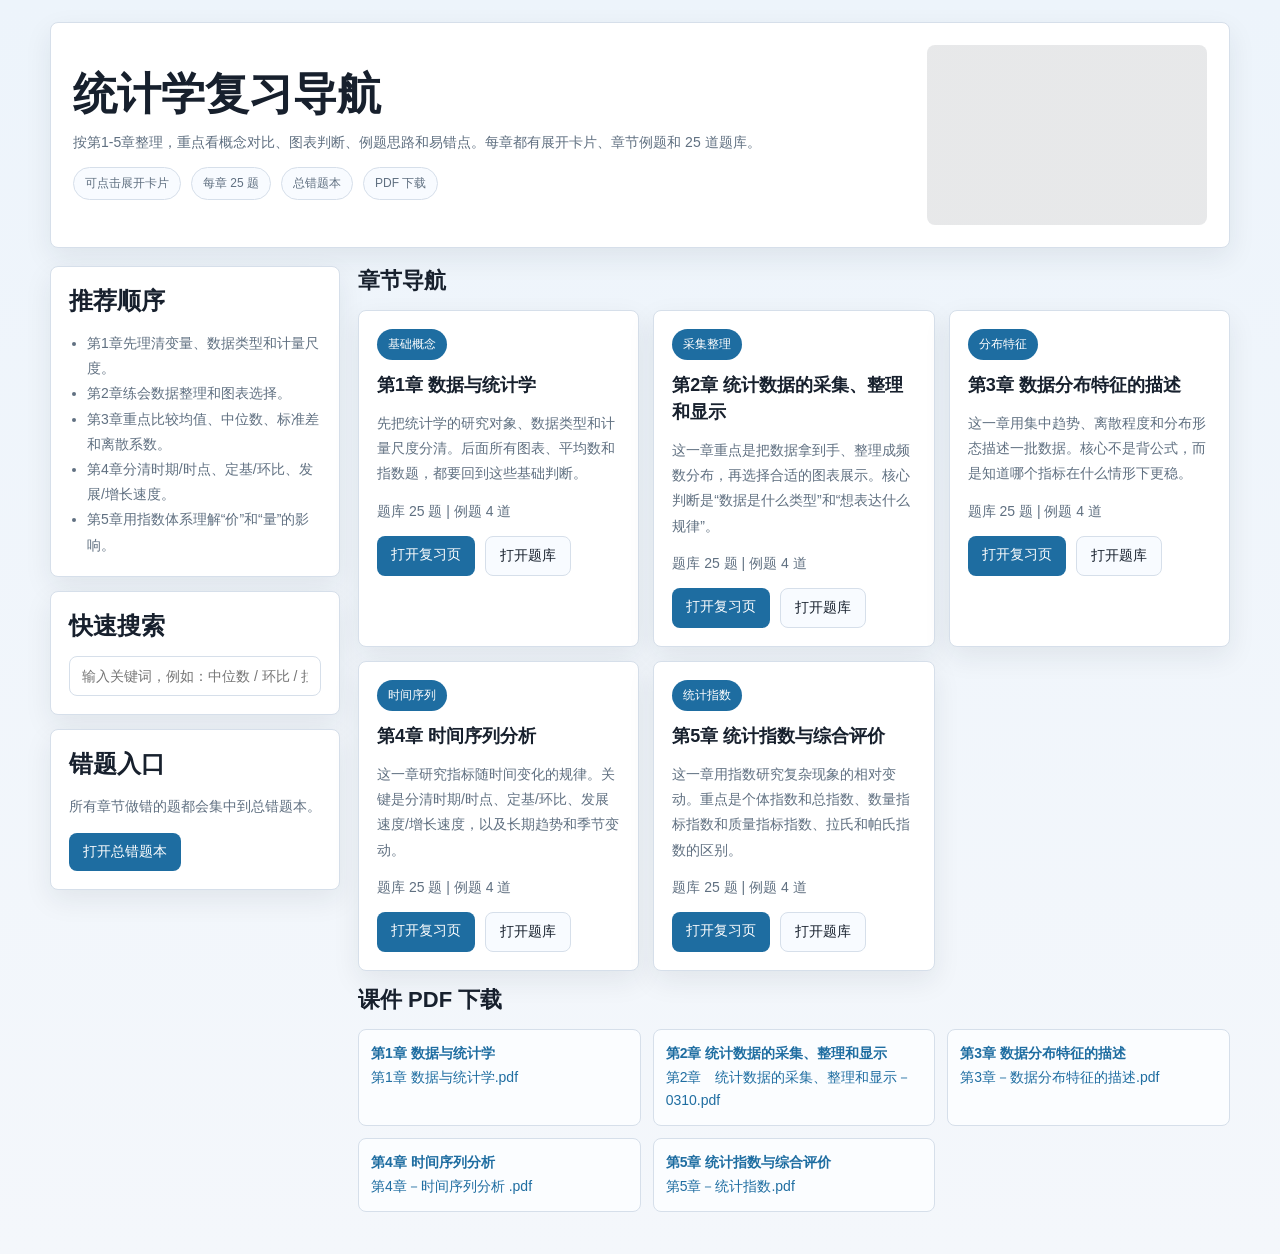
<file: index.html>
<!DOCTYPE html>
<html lang="zh-CN">
<head>
  <meta charset="UTF-8" />
  <meta name="viewport" content="width=device-width, initial-scale=1.0" />
  <title>统计学复习导航</title>
  <link rel="stylesheet" href="./style.css" />
</head>
<body>
  <main class="page">
    <section class="hero">
      <div class="hero-copy">
        <h1>统计学复习导航</h1>
        <p>按第1-5章整理，重点看概念对比、图表判断、例题思路和易错点。每章都有展开卡片、章节例题和 25 道题库。</p>
        <div class="meta">
          <span class="pill">可点击展开卡片</span>
          <span class="pill">每章 25 题</span>
          <span class="pill">总错题本</span>
          <span class="pill">PDF 下载</span>
        </div>
      </div>
      <div class="hero-image" aria-label="统计图表背景图"></div>
    </section>

    <div class="layout">
      <aside class="sidebar">
        <section class="panel">
          <h2>推荐顺序</h2>
          <ul class="list">
            <li>第1章先理清变量、数据类型和计量尺度。</li>
            <li>第2章练会数据整理和图表选择。</li>
            <li>第3章重点比较均值、中位数、标准差和离散系数。</li>
            <li>第4章分清时期/时点、定基/环比、发展/增长速度。</li>
            <li>第5章用指数体系理解“价”和“量”的影响。</li>
          </ul>
        </section>
        <section class="panel">
          <h2>快速搜索</h2>
          <input id="searchInput" type="text" placeholder="输入关键词，例如：中位数 / 环比 / 拉氏" />
        </section>
        <section class="panel">
          <h2>错题入口</h2>
          <p>所有章节做错的题都会集中到总错题本。</p>
          <a class="btn" href="./wrongbook.html">打开总错题本</a>
        </section>
      </aside>

      <section class="main">
        <section class="section">
          <h2 class="section-title">章节导航</h2>
          <div id="chapterCards" class="cards"></div>
        </section>
        <section class="section">
          <h2 class="section-title">课件 PDF 下载</h2>
          <div id="pdfLinks" class="download-grid"></div>
        </section>
      </section>
    </div>
  </main>

  <script src="./stats_data.js"></script>
  <script>
    const data = window.statsReviewData;
    const chapterCards = document.getElementById("chapterCards");
    const pdfLinks = document.getElementById("pdfLinks");
    const searchInput = document.getElementById("searchInput");

    function escapeHtml(text) {
      return String(text).replaceAll("&", "&amp;").replaceAll("<", "&lt;").replaceAll(">", "&gt;");
    }

    function renderChapters() {
      chapterCards.innerHTML = data.chapters.map(chapter => {
        const count = data.questions[chapter.id]?.length || 0;
        const search = [chapter.title, chapter.tag, chapter.summary, chapter.cards.map(card => card.keywords.join(" ")).join(" ")].join(" ");
        return `
          <article class="card" data-search="${escapeHtml(search)}">
            <span class="tag">${escapeHtml(chapter.tag)}</span>
            <h3>${escapeHtml(chapter.title)}</h3>
            <p>${escapeHtml(chapter.summary)}</p>
            <p>题库 ${count} 题 | 例题 ${chapter.examples.length} 道</p>
            <div class="btn-row">
              <a class="btn" href="./chapter.html?chapter=${chapter.id}">打开复习页</a>
              <a class="btn secondary" href="./quiz.html?chapter=${chapter.id}">打开题库</a>
            </div>
          </article>
        `;
      }).join("");

      pdfLinks.innerHTML = data.chapters.map(chapter => `
        <a class="download-link" href="./${chapter.pdf}" download>
          <strong>${escapeHtml(chapter.title)}</strong><br />
          ${escapeHtml(chapter.source)}
        </a>
      `).join("");
    }

    function filterCards() {
      const keyword = searchInput.value.trim().toLowerCase();
      document.querySelectorAll("[data-search]").forEach(card => {
        card.style.display = !keyword || card.dataset.search.toLowerCase().includes(keyword) ? "grid" : "none";
      });
    }

    renderChapters();
    searchInput.addEventListener("input", filterCards);
  </script>
</body>
</html>
</file>
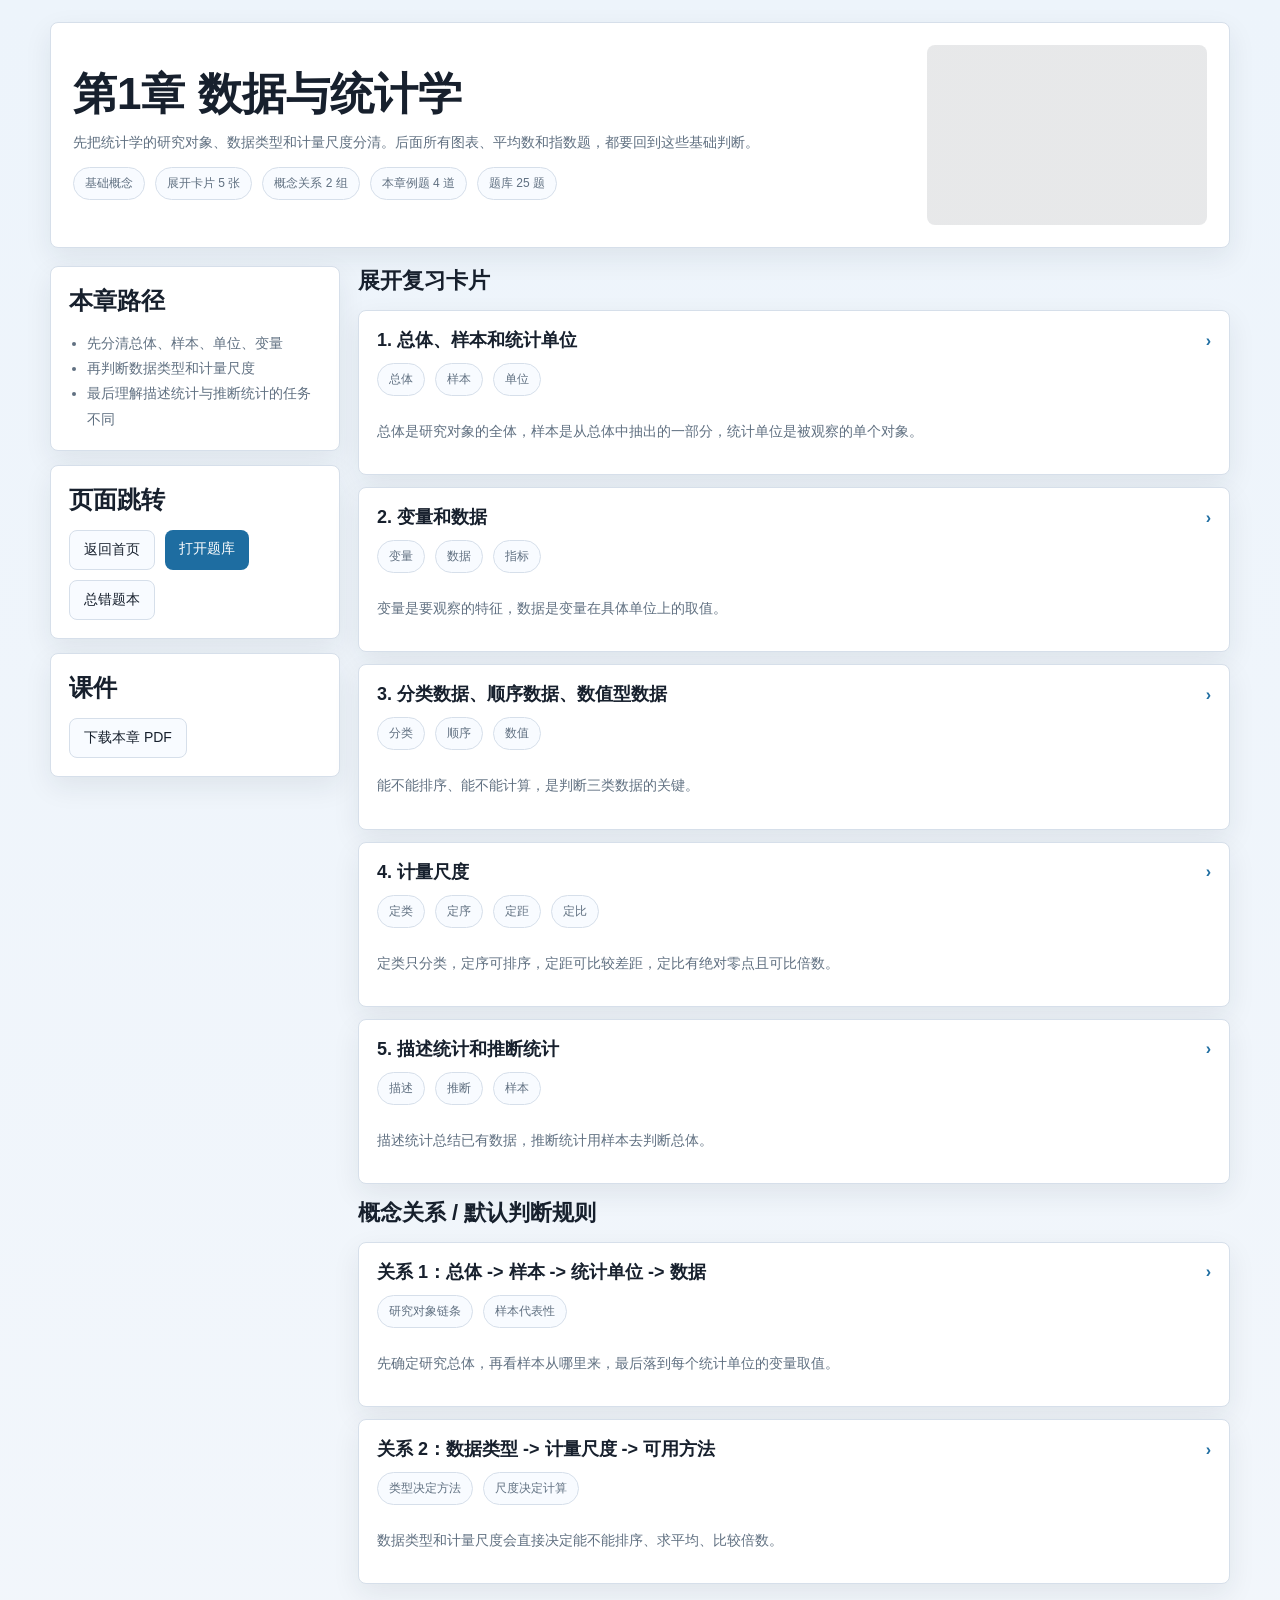
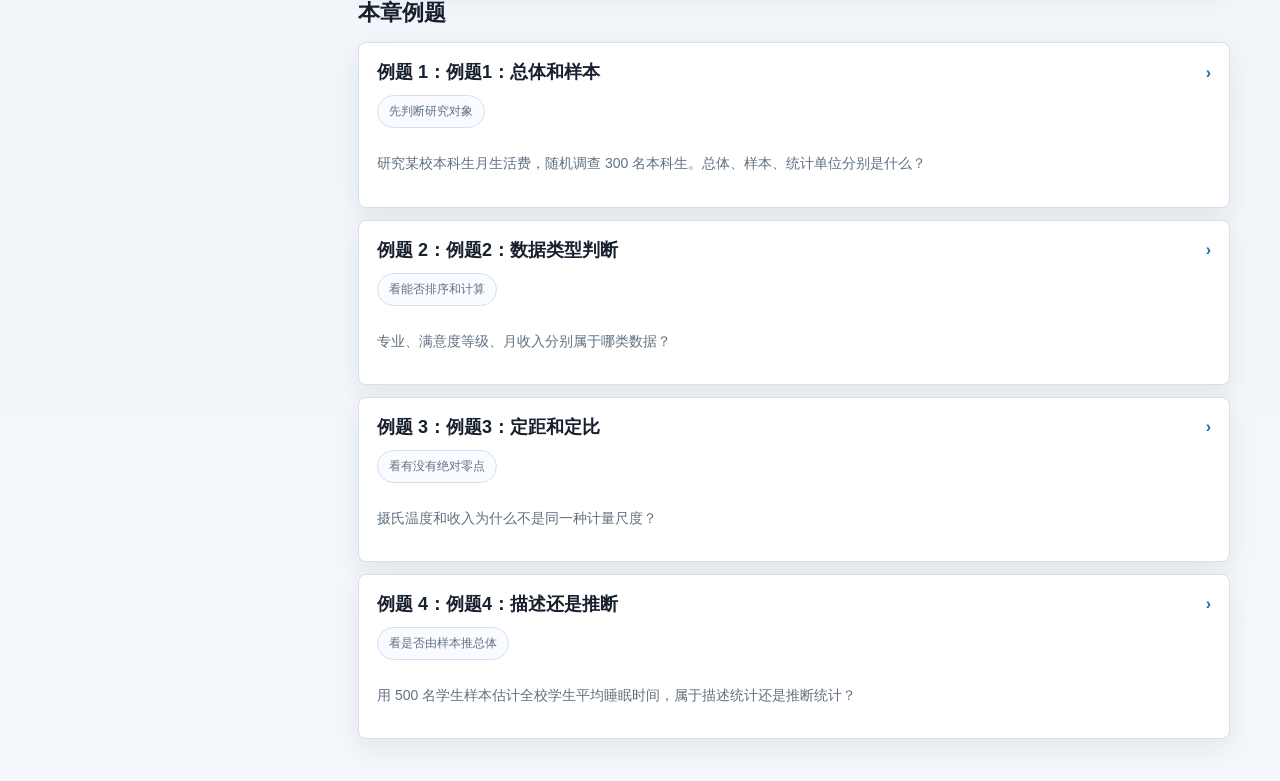
<file: chapter.html>
<!DOCTYPE html>
<html lang="zh-CN">
<head>
  <meta charset="UTF-8" />
  <meta name="viewport" content="width=device-width, initial-scale=1.0" />
  <title>统计学章节复习</title>
  <link rel="stylesheet" href="./style.css" />
</head>
<body>
  <main class="page">
    <section id="hero" class="hero"></section>
    <div class="layout">
      <aside class="sidebar">
        <section class="panel">
          <h2>本章路径</h2>
          <ul id="routeList" class="list"></ul>
        </section>
        <section class="panel">
          <h2>页面跳转</h2>
          <div class="btn-row">
            <a class="btn secondary" href="./index.html">返回首页</a>
            <a id="quizLink" class="btn" href="#">打开题库</a>
            <a class="btn secondary" href="./wrongbook.html">总错题本</a>
          </div>
        </section>
        <section class="panel">
          <h2>课件</h2>
          <a id="pdfLink" class="btn secondary" href="#" download>下载本章 PDF</a>
        </section>
      </aside>
      <section class="main">
        <section class="section">
          <h2 class="section-title">展开复习卡片</h2>
          <div id="cardList" class="expand-list"></div>
        </section>
        <section class="section">
          <h2 class="section-title">概念关系 / 默认判断规则</h2>
          <div id="relationList" class="expand-list"></div>
        </section>
        <section class="section">
          <h2 class="section-title">本章例题</h2>
          <div id="exampleList" class="expand-list"></div>
        </section>
      </section>
    </div>
  </main>

  <script src="./stats_data.js"></script>
  <script>
    const data = window.statsReviewData;
    const params = new URLSearchParams(window.location.search);
    const chapterId = params.get("chapter") || "c1";
    const chapter = data.chapters.find(item => item.id === chapterId);

    function escapeHtml(text) {
      return String(text).replaceAll("&", "&amp;").replaceAll("<", "&lt;").replaceAll(">", "&gt;");
    }

    function renderCompare(rows) {
      if (!rows || !rows.length) return "";
      return `
        <table class="compare-table">
          <thead><tr><th>概念</th><th>判断标准</th><th>例子</th></tr></thead>
          <tbody>${rows.map(row => `<tr>${row.map(cell => `<td>${escapeHtml(cell)}</td>`).join("")}</tr>`).join("")}</tbody>
        </table>
      `;
    }

    function renderCard(card, index) {
      return `
        <details class="expand-card">
          <summary>
            <div class="summary-line">
              <strong>${index + 1}. ${escapeHtml(card.title)}</strong>
              <span class="chevron">›</span>
            </div>
            <div class="meta">${card.keywords.map(keyword => `<span class="pill">${escapeHtml(keyword)}</span>`).join("")}</div>
            <p class="muted">${escapeHtml(card.one)}</p>
          </summary>
          <div class="expand-body">
            ${card.body.map(line => `<p>${escapeHtml(line)}</p>`).join("")}
            ${renderCompare(card.compare)}
            <div class="note-box"><strong>常见误区：</strong>${escapeHtml(card.traps.join("；"))}</div>
            <p><strong>适用题型：</strong>${escapeHtml(card.applies)}</p>
          </div>
        </details>
      `;
    }

    function renderRelation(relation, index) {
      return `
        <details class="expand-card">
          <summary>
            <div class="summary-line">
              <strong>关系 ${index + 1}：${escapeHtml(relation.title)}</strong>
              <span class="chevron">›</span>
            </div>
            <div class="meta">${relation.keywords.map(keyword => `<span class="pill">${escapeHtml(keyword)}</span>`).join("")}</div>
            <p class="muted">${escapeHtml(relation.one)}</p>
          </summary>
          <div class="expand-body">
            <ul class="list">${relation.rules.map(rule => `<li>${escapeHtml(rule)}</li>`).join("")}</ul>
            <div class="note-box"><strong>容易错在：</strong>${escapeHtml(relation.traps.join("；"))}</div>
          </div>
        </details>
      `;
    }

    function renderExample(example, index) {
      return `
        <details class="expand-card">
          <summary>
            <div class="summary-line">
              <strong>例题 ${index + 1}：${escapeHtml(example.title)}</strong>
              <span class="chevron">›</span>
            </div>
            <div class="meta"><span class="pill">${escapeHtml(example.point)}</span></div>
            <p class="muted">${escapeHtml(example.question)}</p>
          </summary>
          <div class="expand-body">
            <p><strong>题目：</strong>${escapeHtml(example.question)}</p>
            <p><strong>先判断考点：</strong>${escapeHtml(example.point)}</p>
            <ul class="list">${example.steps.map(step => `<li>${escapeHtml(step)}</li>`).join("")}</ul>
            <div class="block answer"><strong>正确答案：</strong>${escapeHtml(example.answer)}</div>
            <div class="note-box"><strong>为什么容易错：</strong>${escapeHtml(example.mistake)}</div>
          </div>
        </details>
      `;
    }

    if (!chapter) {
      document.querySelector(".page").innerHTML = `<section class="empty">没有找到这一章。<br /><a class="btn" href="./index.html">返回首页</a></section>`;
    } else {
      document.title = `${chapter.title} - 统计学复习`;
      document.getElementById("hero").innerHTML = `
        <div class="hero-copy">
          <h1>${escapeHtml(chapter.title)}</h1>
          <p>${escapeHtml(chapter.summary)}</p>
          <div class="meta">
            <span class="pill">${escapeHtml(chapter.tag)}</span>
            <span class="pill">展开卡片 ${chapter.cards.length} 张</span>
            <span class="pill">概念关系 ${chapter.relations.length} 组</span>
            <span class="pill">本章例题 ${chapter.examples.length} 道</span>
            <span class="pill">题库 ${data.questions[chapter.id].length} 题</span>
          </div>
        </div>
        <div class="hero-image"></div>
      `;
      document.getElementById("routeList").innerHTML = chapter.route.map(item => `<li>${escapeHtml(item)}</li>`).join("");
      document.getElementById("quizLink").href = `./quiz.html?chapter=${chapter.id}`;
      document.getElementById("pdfLink").href = `./${chapter.pdf}`;
      document.getElementById("cardList").innerHTML = chapter.cards.map(renderCard).join("");
      document.getElementById("relationList").innerHTML = chapter.relations.map(renderRelation).join("");
      document.getElementById("exampleList").innerHTML = chapter.examples.map(renderExample).join("");
    }
  </script>
</body>
</html>
</file>
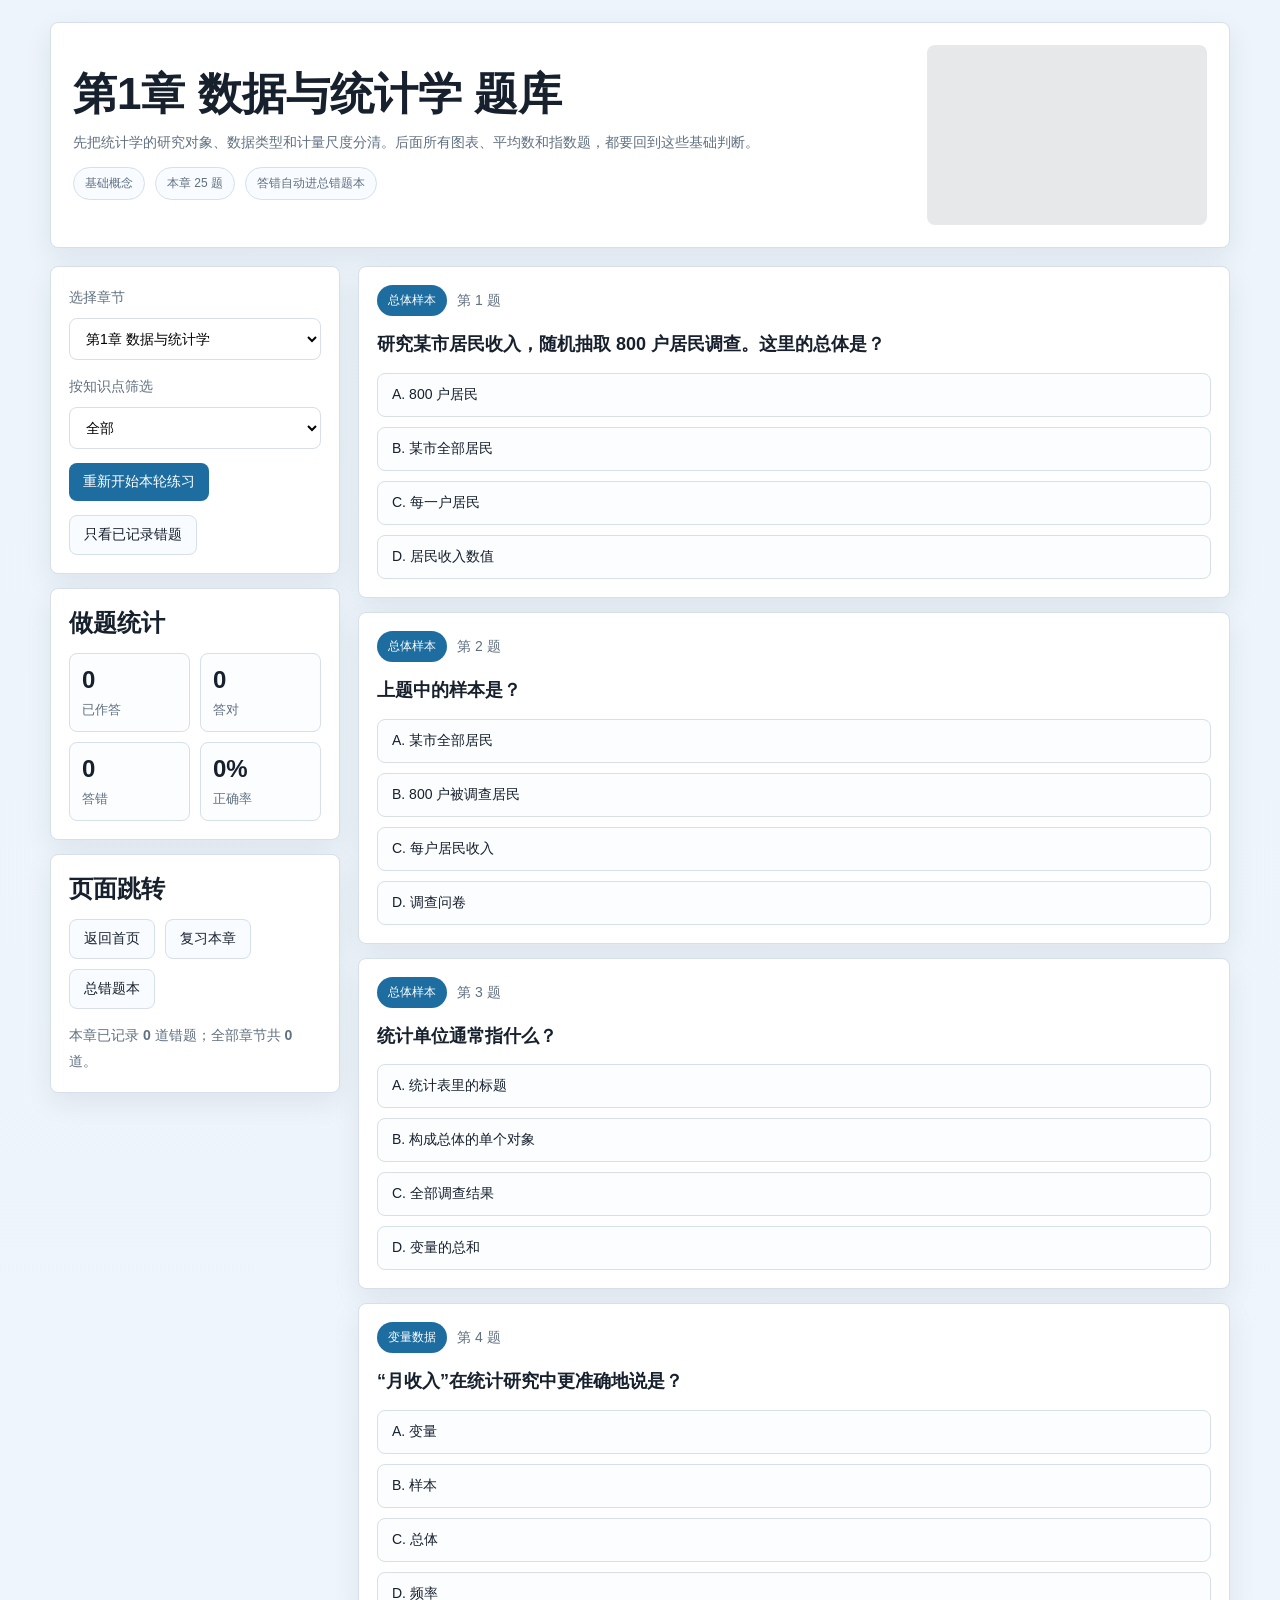
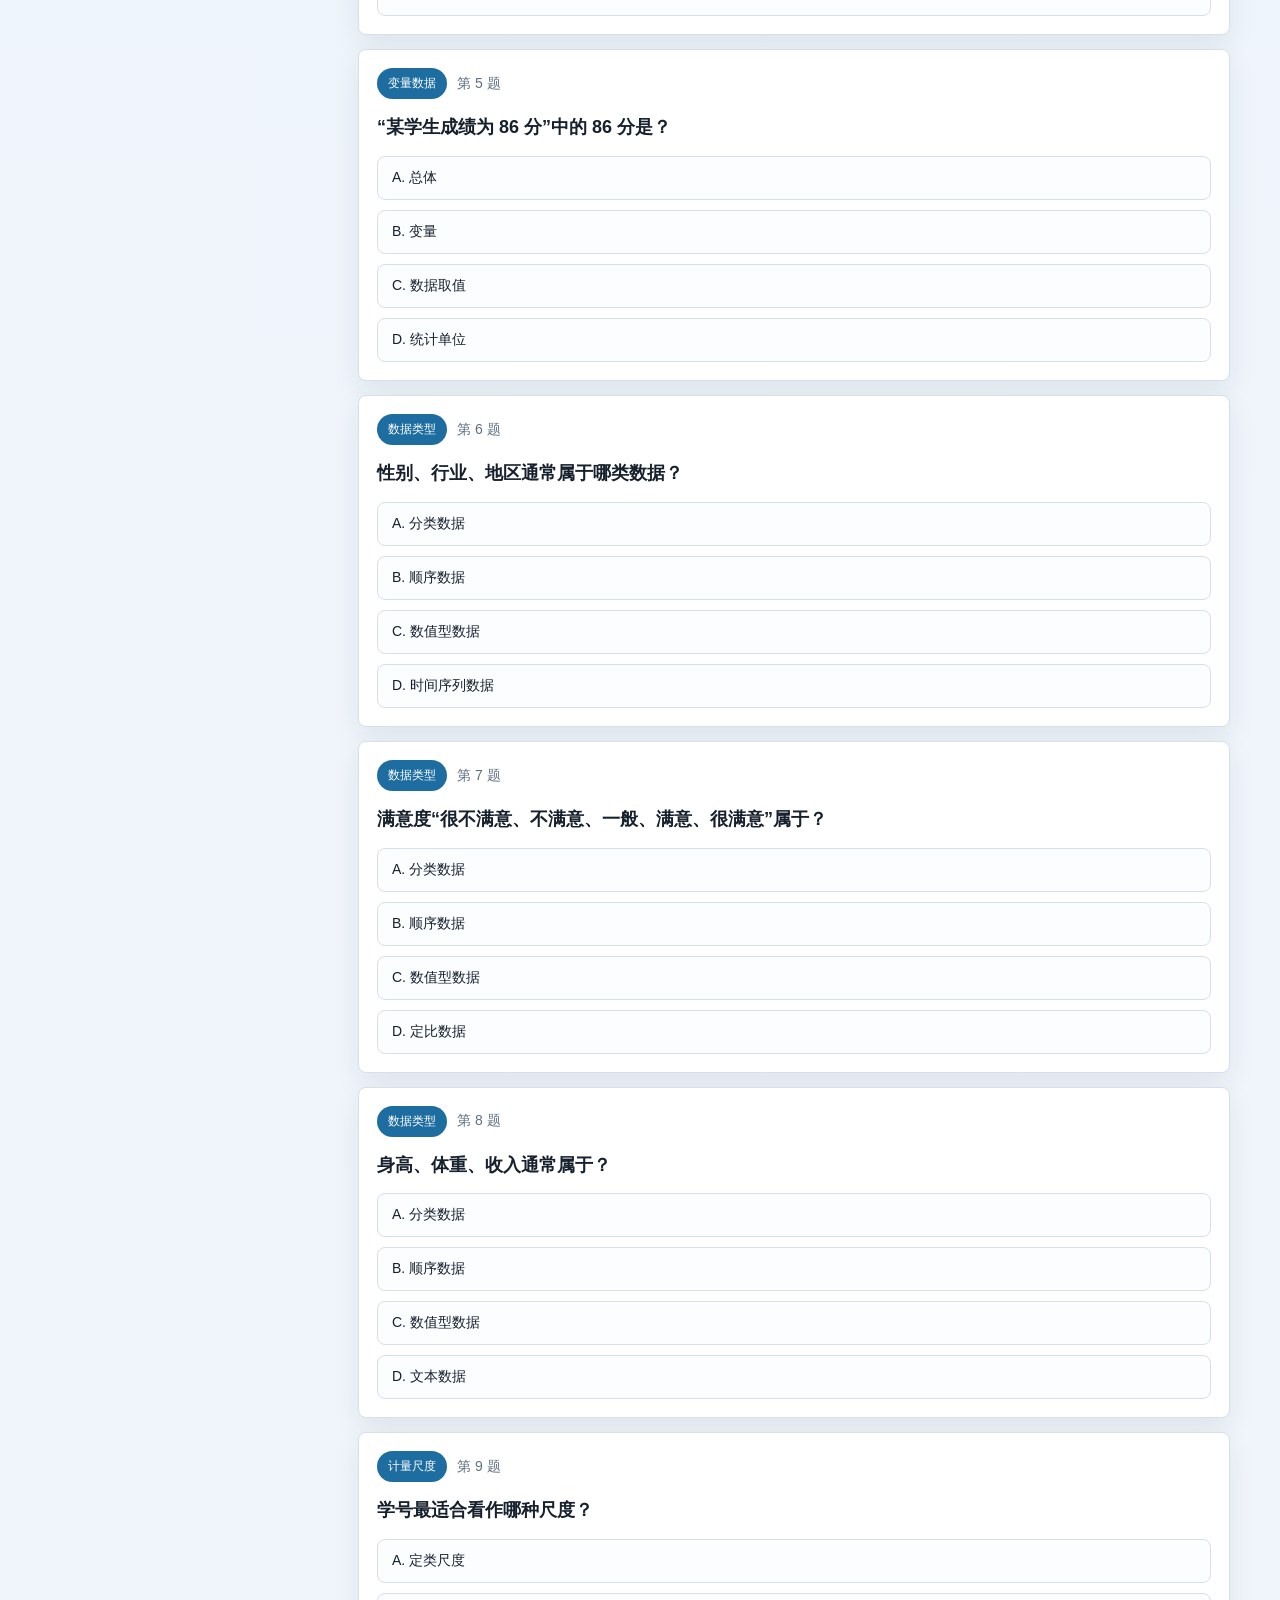
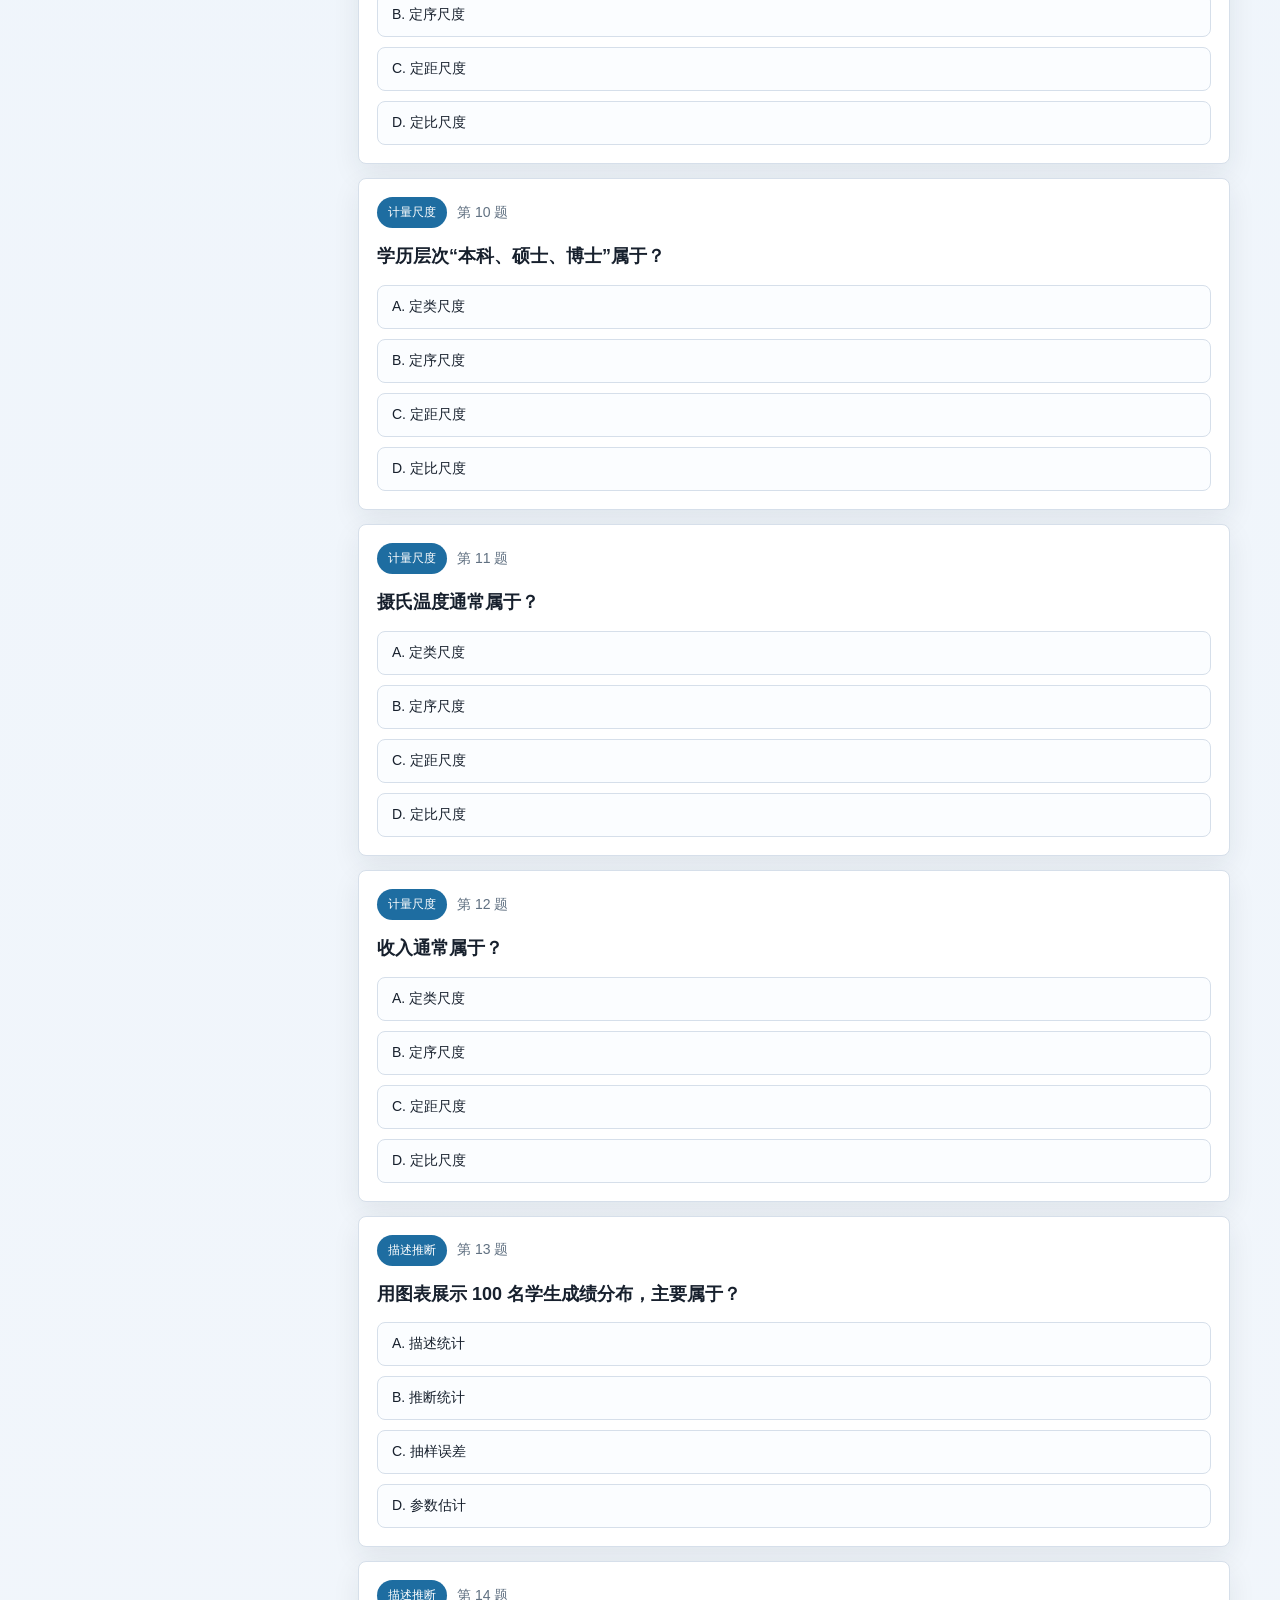
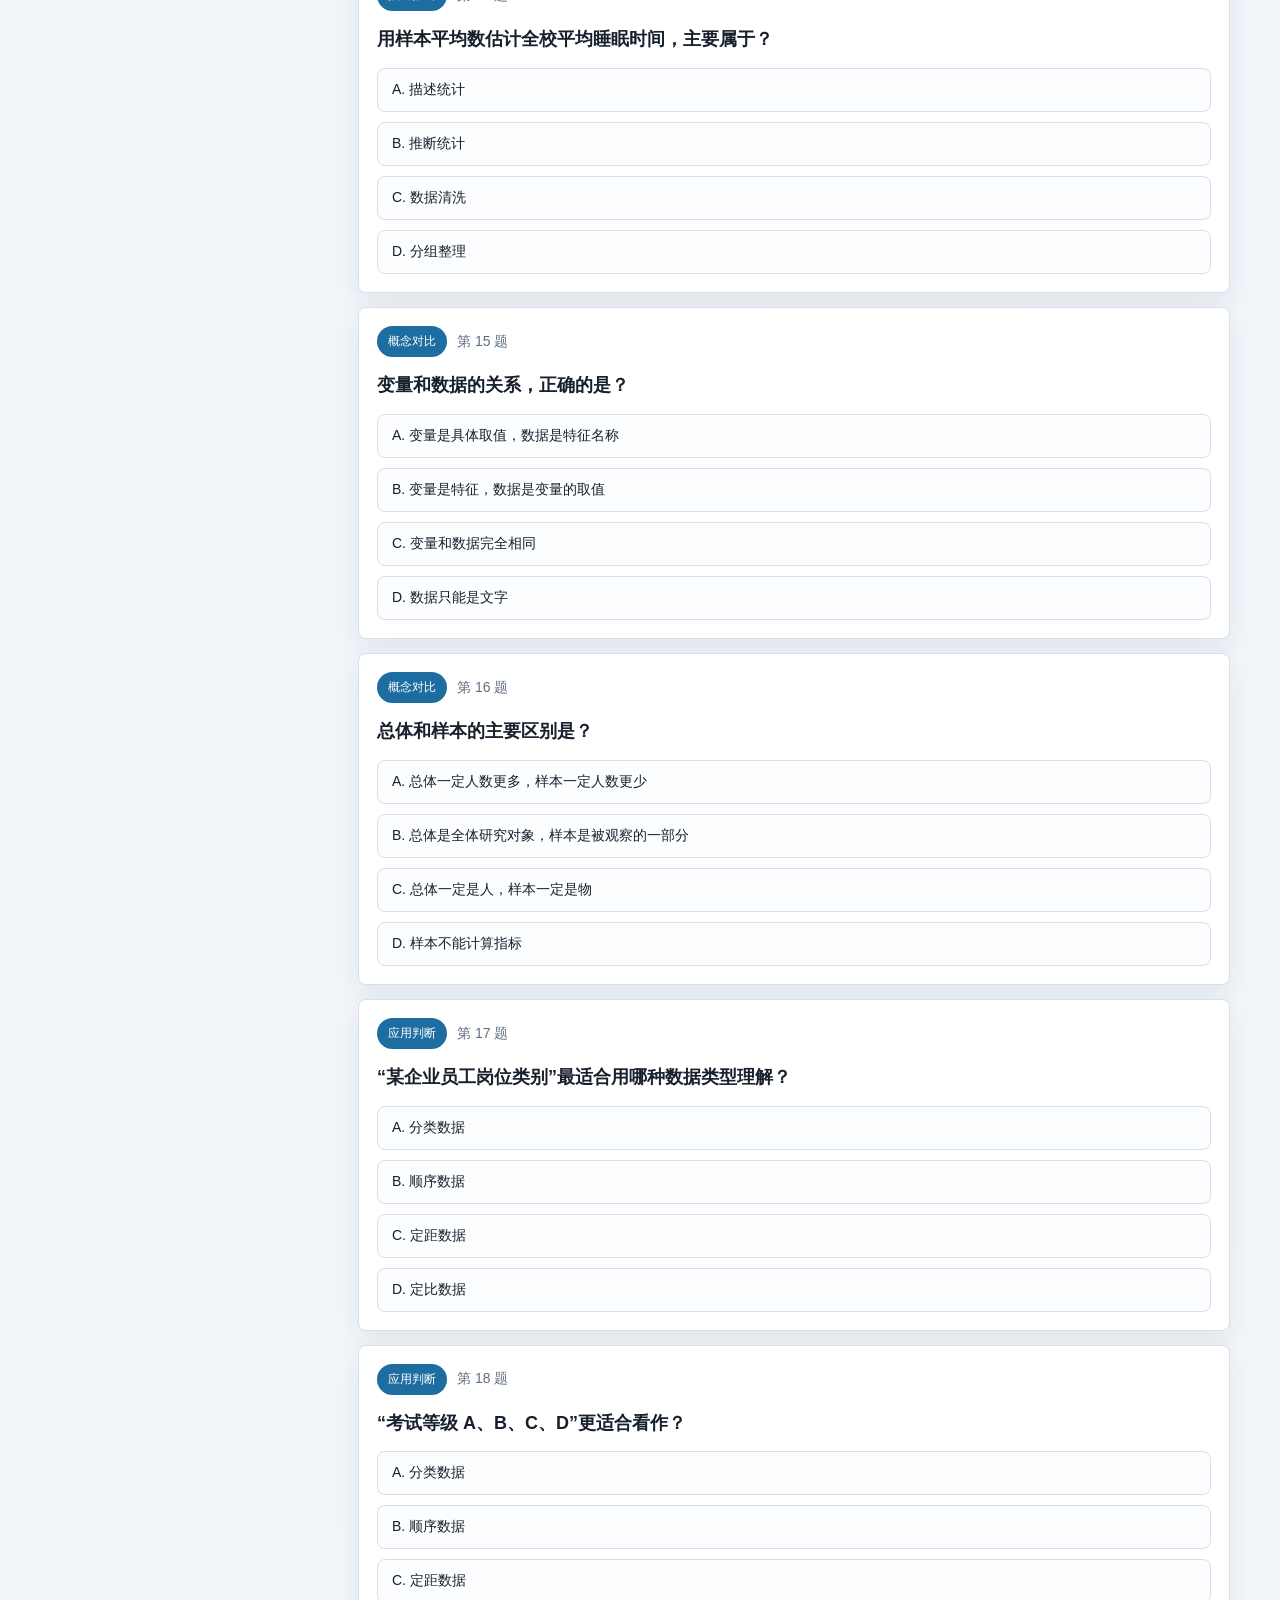
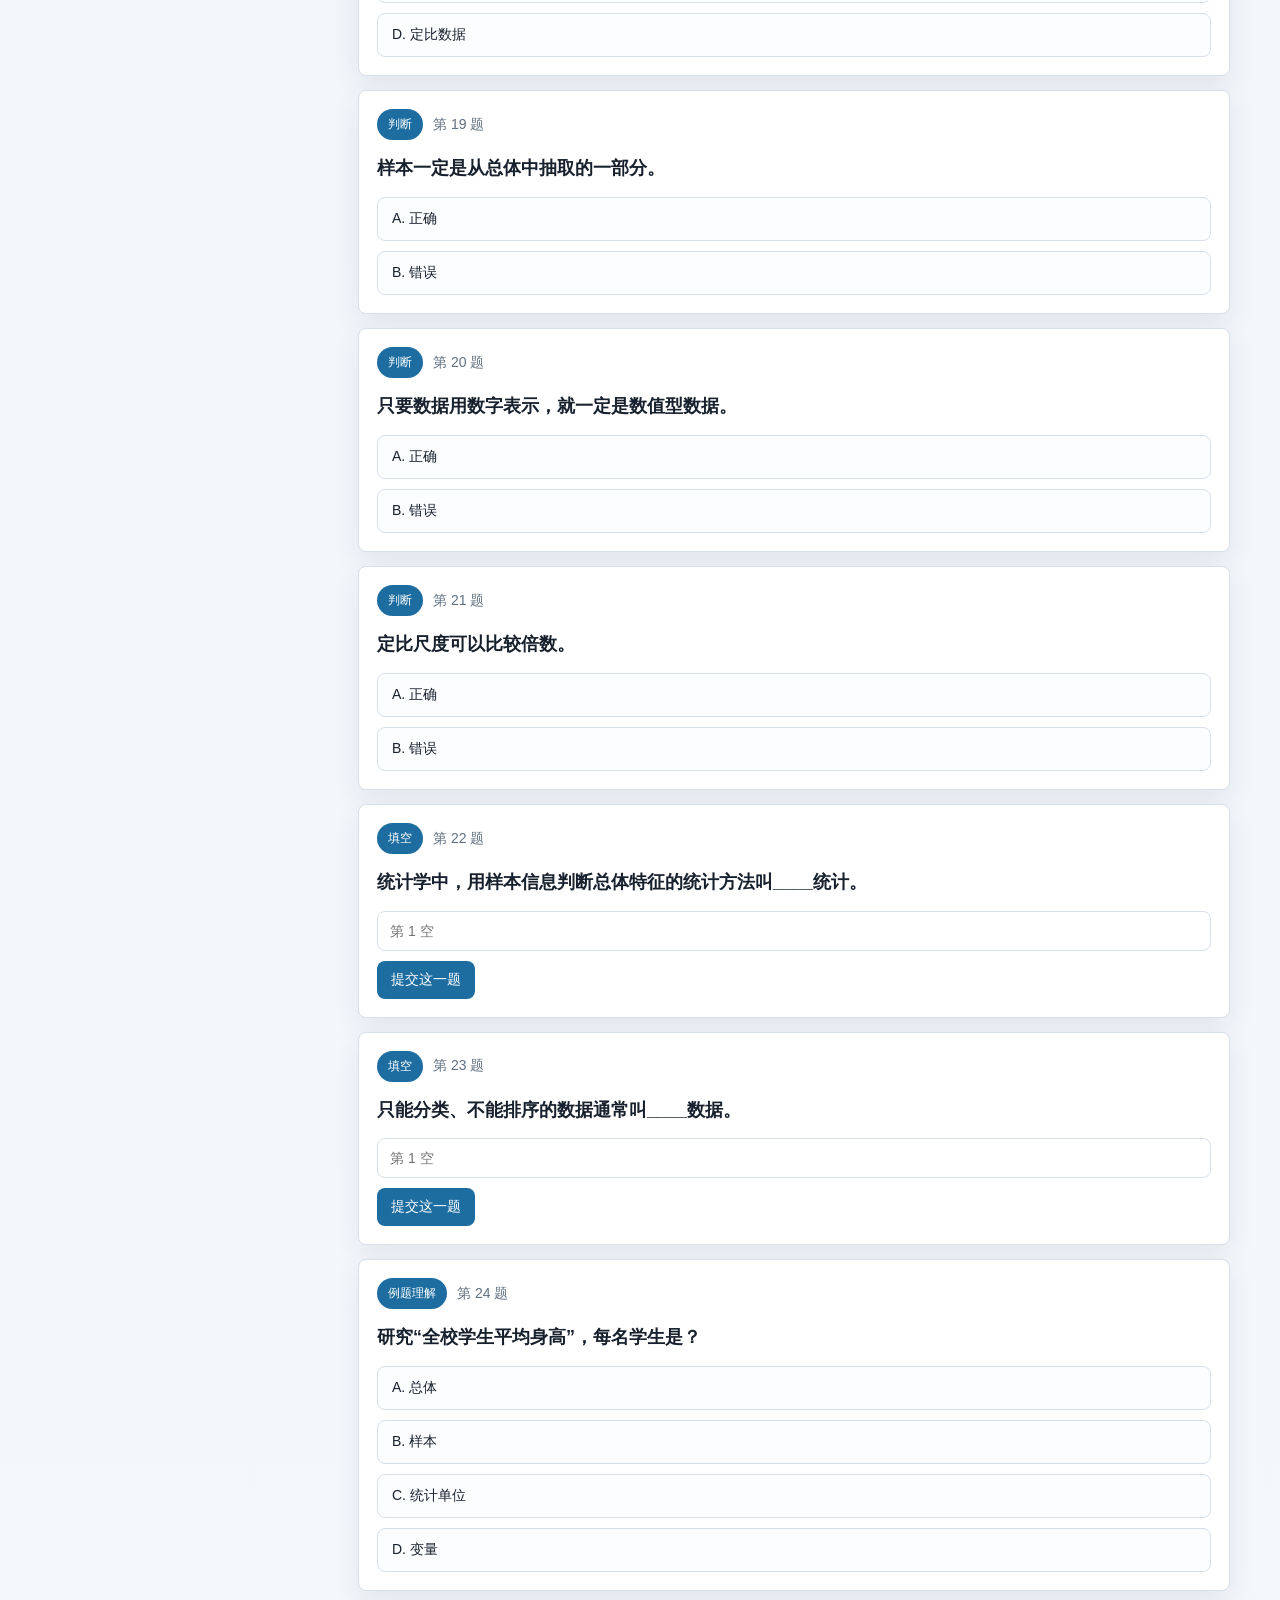
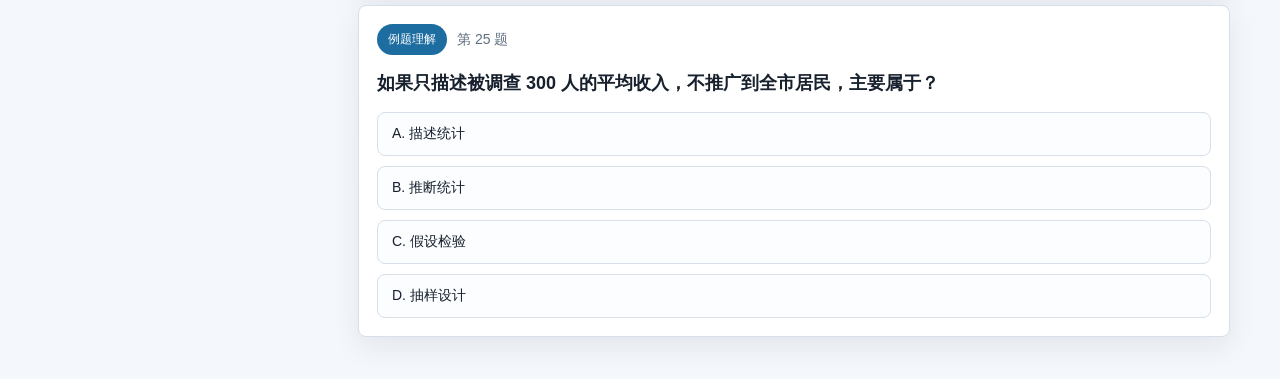
<file: quiz.html>
<!DOCTYPE html>
<html lang="zh-CN">
<head>
  <meta charset="UTF-8" />
  <meta name="viewport" content="width=device-width, initial-scale=1.0" />
  <title>统计学刷题页</title>
  <link rel="stylesheet" href="./style.css" />
</head>
<body>
  <main class="page">
    <section id="hero" class="hero"></section>
    <div class="layout">
      <aside class="sidebar">
        <section class="panel toolbar">
          <label>
            <div class="muted" style="margin-bottom:8px;">选择章节</div>
            <select id="chapterSelect"></select>
          </label>
          <label>
            <div class="muted" style="margin-bottom:8px;">按知识点筛选</div>
            <select id="pointFilter"></select>
          </label>
          <button id="restartBtn" class="btn">重新开始本轮练习</button>
          <button id="wrongOnlyBtn" class="btn secondary">只看已记录错题</button>
        </section>
        <section class="panel">
          <h2>做题统计</h2>
          <div class="stat-grid">
            <div class="stat-box"><strong id="doneCount">0</strong><span>已作答</span></div>
            <div class="stat-box"><strong id="correctCount">0</strong><span>答对</span></div>
            <div class="stat-box"><strong id="wrongCount">0</strong><span>答错</span></div>
            <div class="stat-box"><strong id="accuracyText">0%</strong><span>正确率</span></div>
          </div>
        </section>
        <section class="panel">
          <h2>页面跳转</h2>
          <div class="btn-row">
            <a class="btn secondary" href="./index.html">返回首页</a>
            <a id="chapterLink" class="btn secondary" href="#">复习本章</a>
            <a class="btn secondary" href="./wrongbook.html">总错题本</a>
          </div>
          <p>本章已记录 <strong id="chapterWrongText">0</strong> 道错题；全部章节共 <strong id="totalWrongText">0</strong> 道。</p>
        </section>
      </aside>
      <section class="main">
        <section id="questionList" class="question-list"></section>
      </section>
    </div>
  </main>

  <script src="./stats_data.js"></script>
  <script>
    const data = window.statsReviewData;
    const params = new URLSearchParams(window.location.search);
    let chapterId = params.get("chapter") || "c1";
    let chapter = data.chapters.find(item => item.id === chapterId) || data.chapters[0];
    chapterId = chapter.id;
    let questionBank = data.questions[chapterId] || [];
    const WRONG_KEY = "statsReviewWrongBook";
    const state = {};
    let showWrongOnly = false;
    let wrongBook = loadWrongBook();

    const chapterSelect = document.getElementById("chapterSelect");
    const pointFilter = document.getElementById("pointFilter");
    const questionList = document.getElementById("questionList");
    const doneCount = document.getElementById("doneCount");
    const correctCount = document.getElementById("correctCount");
    const wrongCount = document.getElementById("wrongCount");
    const accuracyText = document.getElementById("accuracyText");
    const chapterWrongText = document.getElementById("chapterWrongText");
    const totalWrongText = document.getElementById("totalWrongText");

    function escapeHtml(text) {
      return String(text).replaceAll("&", "&amp;").replaceAll("<", "&lt;").replaceAll(">", "&gt;");
    }

    function loadWrongBook() {
      try {
        return JSON.parse(localStorage.getItem(WRONG_KEY) || "{}");
      } catch {
        return {};
      }
    }

    function saveWrongBook() {
      localStorage.setItem(WRONG_KEY, JSON.stringify(wrongBook));
      refreshWrongCounts();
    }

    function questionKey(question) {
      return `${chapterId}:${question.id}`;
    }

    function refreshWrongCounts() {
      chapterWrongText.textContent = questionBank.filter(question => wrongBook[questionKey(question)]).length;
      totalWrongText.textContent = Object.keys(wrongBook).length;
    }

    function renderHero() {
      document.title = `${chapter.title} - 题库`;
      document.getElementById("hero").innerHTML = `
        <div class="hero-copy">
          <h1>${escapeHtml(chapter.title)} 题库</h1>
          <p>${escapeHtml(chapter.summary)}</p>
          <div class="meta">
            <span class="pill">${escapeHtml(chapter.tag)}</span>
            <span class="pill">本章 ${questionBank.length} 题</span>
            <span class="pill">答错自动进总错题本</span>
          </div>
        </div>
        <div class="hero-image"></div>
      `;
      document.getElementById("chapterLink").href = `./chapter.html?chapter=${chapterId}`;
    }

    function populateSelectors() {
      chapterSelect.innerHTML = data.chapters.map(item => `<option value="${item.id}" ${item.id === chapterId ? "selected" : ""}>${escapeHtml(item.title)}</option>`).join("");
      const points = ["全部", ...new Set(questionBank.map(question => question.point))];
      pointFilter.innerHTML = points.map(point => `<option value="${escapeHtml(point)}">${escapeHtml(point)}</option>`).join("");
    }

    function formatCorrectAnswer(question) {
      if (question.type === "single" || question.type === "judge") {
        return `${String.fromCharCode(65 + question.answer)}. ${question.options[question.answer]}`;
      }
      if (question.type === "fill") {
        return question.blanks.join(" / ");
      }
      return "";
    }

    function formatUserAnswer(question, record) {
      if (question.type === "single" || question.type === "judge") {
        if (record.selected === undefined) return "未作答";
        return `${String.fromCharCode(65 + record.selected)}. ${question.options[record.selected]}`;
      }
      if (question.type === "fill") {
        return (record.inputs || []).join(" / ") || "未作答";
      }
      return "未作答";
    }

    function updateWrongBook(question, record) {
      if (record.result !== false) return;
      const key = questionKey(question);
      const previous = wrongBook[key] || { wrongCount: 0 };
      wrongBook[key] = {
        key,
        chapterId,
        chapterTitle: chapter.title,
        questionId: question.id,
        point: question.point,
        question: question.question,
        wrongCount: previous.wrongCount + 1,
        lastWrongAt: new Date().toISOString(),
        lastWrongAtText: new Date().toLocaleString("zh-CN"),
        lastUserAnswer: formatUserAnswer(question, record)
      };
      saveWrongBook();
    }

    function visibleQuestions() {
      return questionBank.filter(question => {
        const pointOk = pointFilter.value === "全部" || question.point === pointFilter.value;
        const wrongOk = !showWrongOnly || wrongBook[questionKey(question)];
        return pointOk && wrongOk;
      });
    }

    function feedback(question, record) {
      if (record.result === undefined) return "";
      return `
        <div><strong>正确答案：</strong>${escapeHtml(formatCorrectAnswer(question))}</div>
        <div><strong>解析：</strong>${escapeHtml(question.explanation)}</div>
        <div><strong>解题思路：</strong>${escapeHtml(question.thinking)}</div>
      `;
    }

    function renderQuestions() {
      const list = visibleQuestions();
      questionList.innerHTML = "";
      if (!list.length) {
        questionList.innerHTML = `<section class="empty">当前没有可显示的题。你可以切回“全部”，或者先做错几道题再看已记录错题。</section>`;
        return;
      }
      list.forEach((question, index) => {
        const record = state[question.id] || {};
        const card = document.createElement("section");
        card.className = "question-card";
        card.innerHTML = `
          <div class="question-head">
            <span class="tag">${escapeHtml(question.point)}</span>
            <span class="muted">第 ${index + 1} 题</span>
          </div>
          <h2 class="question-title">${escapeHtml(question.question)}</h2>
          <div class="question-body"></div>
          <div class="feedback ${record.result === true ? "ok show" : record.result === false ? "bad show" : ""}">
            <strong>${record.result === true ? "回答正确。" : record.result === false ? "回答不对。" : ""}</strong>
            <div style="margin-top:6px;">${feedback(question, record)}</div>
          </div>
        `;
        const body = card.querySelector(".question-body");
        if (question.type === "single" || question.type === "judge") {
          const wrap = document.createElement("div");
          wrap.className = "choices";
          question.options.forEach((option, optionIndex) => {
            const btn = document.createElement("button");
            btn.className = "choice-btn";
            if (record.selected === optionIndex) btn.classList.add("selected");
            if (record.result !== undefined && optionIndex === question.answer) btn.classList.add("correct");
            if (record.result === false && record.selected === optionIndex && optionIndex !== question.answer) btn.classList.add("wrong");
            btn.textContent = `${String.fromCharCode(65 + optionIndex)}. ${option}`;
            btn.addEventListener("click", () => {
              const next = { selected: optionIndex, result: optionIndex === question.answer };
              state[question.id] = next;
              updateWrongBook(question, next);
              updateStats();
              renderQuestions();
            });
            wrap.appendChild(btn);
          });
          body.appendChild(wrap);
        }
        if (question.type === "fill") {
          const box = document.createElement("div");
          box.className = "answer-box";
          box.innerHTML = `
            ${question.blanks.map((_, i) => `<input type="text" placeholder="第 ${i + 1} 空" value="${escapeHtml(record.inputs?.[i] || "")}" />`).join("")}
            <button class="btn">提交这一题</button>
          `;
          box.querySelector("button").addEventListener("click", () => {
            const inputs = [...box.querySelectorAll("input")].map(input => input.value.trim());
            const normalized = inputs.map(value => value.replaceAll(" ", "").toLowerCase());
            const target = question.blanks.map(value => value.replaceAll(" ", "").toLowerCase());
            const ok = normalized.length === target.length && normalized.every((value, i) => value === target[i]);
            const next = { inputs, result: ok };
            state[question.id] = next;
            updateWrongBook(question, next);
            updateStats();
            renderQuestions();
          });
          body.appendChild(box);
        }
        questionList.appendChild(card);
      });
    }

    function updateStats() {
      const records = Object.values(state).filter(item => item.result !== undefined);
      const done = records.length;
      const correct = records.filter(item => item.result === true).length;
      const wrong = records.filter(item => item.result === false).length;
      doneCount.textContent = done;
      correctCount.textContent = correct;
      wrongCount.textContent = wrong;
      accuracyText.textContent = `${done ? Math.round((correct / done) * 100) : 0}%`;
    }

    function resetForChapter(nextChapterId) {
      chapterId = nextChapterId;
      chapter = data.chapters.find(item => item.id === chapterId) || data.chapters[0];
      questionBank = data.questions[chapterId] || [];
      Object.keys(state).forEach(key => delete state[key]);
      showWrongOnly = false;
      document.getElementById("wrongOnlyBtn").textContent = "只看已记录错题";
      renderHero();
      populateSelectors();
      refreshWrongCounts();
      updateStats();
      renderQuestions();
      history.replaceState(null, "", `./quiz.html?chapter=${chapterId}`);
    }

    chapterSelect.addEventListener("change", () => resetForChapter(chapterSelect.value));
    pointFilter.addEventListener("change", renderQuestions);
    document.getElementById("restartBtn").addEventListener("click", () => {
      Object.keys(state).forEach(key => delete state[key]);
      showWrongOnly = false;
      document.getElementById("wrongOnlyBtn").textContent = "只看已记录错题";
      updateStats();
      renderQuestions();
    });
    document.getElementById("wrongOnlyBtn").addEventListener("click", () => {
      showWrongOnly = !showWrongOnly;
      document.getElementById("wrongOnlyBtn").textContent = showWrongOnly ? "显示全部题" : "只看已记录错题";
      renderQuestions();
    });

    renderHero();
    populateSelectors();
    refreshWrongCounts();
    updateStats();
    renderQuestions();
  </script>
</body>
</html>
</file>
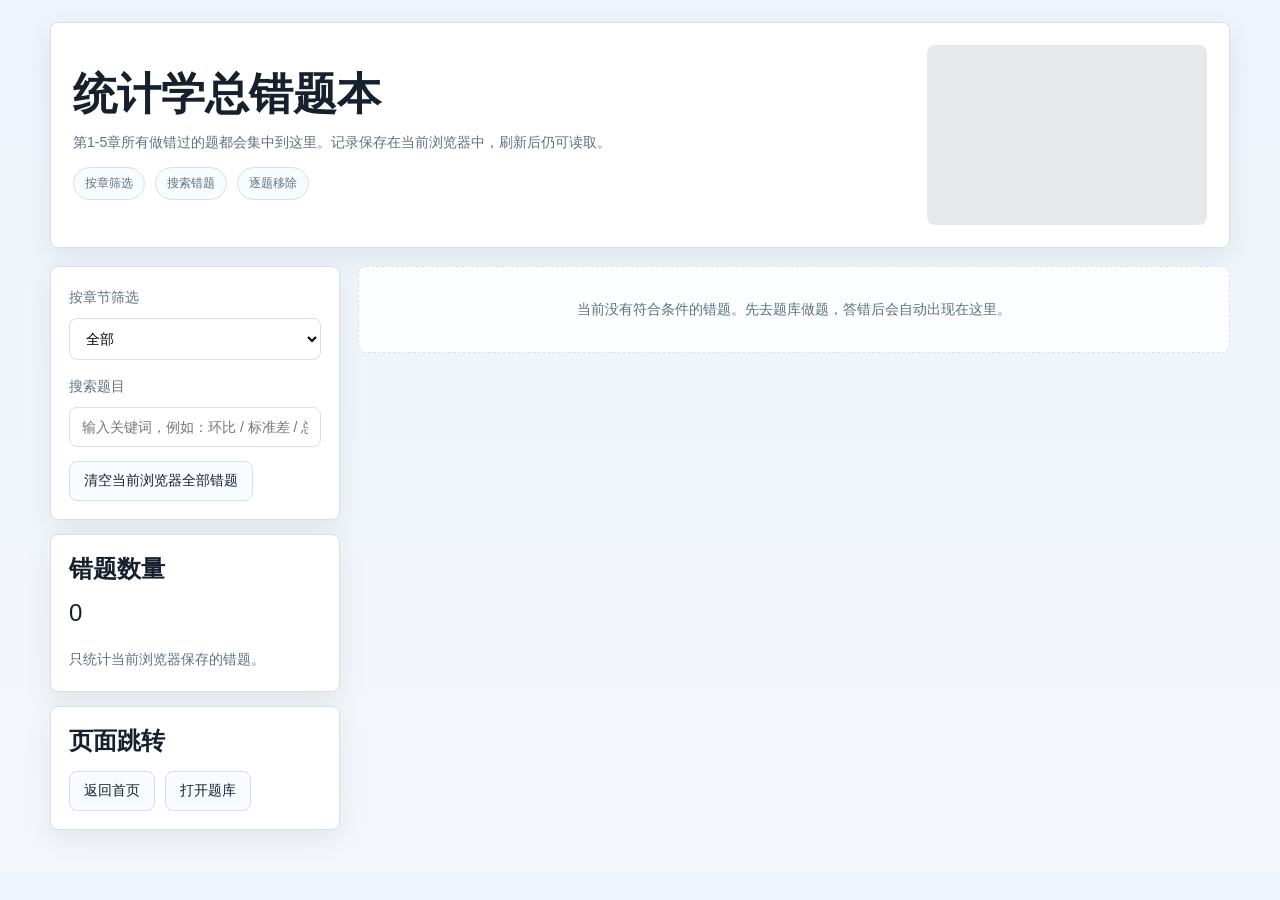
<file: wrongbook.html>
<!DOCTYPE html>
<html lang="zh-CN">
<head>
  <meta charset="UTF-8" />
  <meta name="viewport" content="width=device-width, initial-scale=1.0" />
  <title>统计学总错题本</title>
  <link rel="stylesheet" href="./style.css" />
</head>
<body>
  <main class="page">
    <section class="hero">
      <div class="hero-copy">
        <h1>统计学总错题本</h1>
        <p>第1-5章所有做错过的题都会集中到这里。记录保存在当前浏览器中，刷新后仍可读取。</p>
        <div class="meta">
          <span class="pill">按章筛选</span>
          <span class="pill">搜索错题</span>
          <span class="pill">逐题移除</span>
        </div>
      </div>
      <div class="hero-image"></div>
    </section>

    <div class="layout">
      <aside class="sidebar">
        <section class="panel toolbar">
          <label>
            <div class="muted" style="margin-bottom:8px;">按章节筛选</div>
            <select id="chapterFilter"></select>
          </label>
          <label>
            <div class="muted" style="margin-bottom:8px;">搜索题目</div>
            <input id="searchInput" type="text" placeholder="输入关键词，例如：环比 / 标准差 / 总指数" />
          </label>
          <button id="clearBtn" class="btn secondary">清空当前浏览器全部错题</button>
        </section>
        <section class="panel">
          <h2>错题数量</h2>
          <span class="count" id="wrongCountText">0</span>
          <p>只统计当前浏览器保存的错题。</p>
        </section>
        <section class="panel">
          <h2>页面跳转</h2>
          <div class="btn-row">
            <a class="btn secondary" href="./index.html">返回首页</a>
            <a class="btn secondary" href="./quiz.html">打开题库</a>
          </div>
        </section>
      </aside>
      <section class="main">
        <section id="wrongList" class="question-list"></section>
      </section>
    </div>
  </main>

  <script src="./stats_data.js"></script>
  <script>
    const data = window.statsReviewData;
    const WRONG_KEY = "statsReviewWrongBook";
    const chapterFilter = document.getElementById("chapterFilter");
    const searchInput = document.getElementById("searchInput");
    const wrongList = document.getElementById("wrongList");
    const wrongCountText = document.getElementById("wrongCountText");
    const questionMap = {};

    data.chapters.forEach(chapter => {
      (data.questions[chapter.id] || []).forEach(question => {
        questionMap[`${chapter.id}:${question.id}`] = { chapter, question };
      });
    });

    function escapeHtml(text) {
      return String(text).replaceAll("&", "&amp;").replaceAll("<", "&lt;").replaceAll(">", "&gt;");
    }

    function loadWrongBook() {
      try {
        return JSON.parse(localStorage.getItem(WRONG_KEY) || "{}");
      } catch {
        return {};
      }
    }

    function saveWrongBook(book) {
      localStorage.setItem(WRONG_KEY, JSON.stringify(book));
    }

    function formatCorrectAnswer(question) {
      if (!question) return "题库里已找不到这道题。";
      if (question.type === "single" || question.type === "judge") {
        return `${String.fromCharCode(65 + question.answer)}. ${question.options[question.answer]}`;
      }
      if (question.type === "fill") return question.blanks.join(" / ");
      return "";
    }

    function renderFilters() {
      chapterFilter.innerHTML = `<option value="全部">全部</option>` + data.chapters.map(chapter => `<option value="${chapter.id}">${escapeHtml(chapter.title)}</option>`).join("");
    }

    function getVisibleItems() {
      const wrongBook = loadWrongBook();
      const keyword = searchInput.value.trim().toLowerCase();
      return Object.values(wrongBook)
        .filter(record => chapterFilter.value === "全部" || record.chapterId === chapterFilter.value)
        .map(record => ({ record, source: questionMap[record.key] }))
        .filter(({ record, source }) => {
          const question = source?.question;
          const chapter = source?.chapter;
          const text = [
            record.question,
            record.point,
            record.chapterTitle,
            chapter?.title,
            question?.explanation,
            question?.thinking
          ].join(" ").toLowerCase();
          return !keyword || text.includes(keyword);
        })
        .sort((a, b) => (b.record.lastWrongAt || "").localeCompare(a.record.lastWrongAt || ""));
    }

    function render() {
      const book = loadWrongBook();
      const items = getVisibleItems();
      wrongCountText.textContent = Object.keys(book).length;
      wrongList.innerHTML = "";
      if (!items.length) {
        wrongList.innerHTML = `<section class="empty">当前没有符合条件的错题。先去题库做题，答错后会自动出现在这里。</section>`;
        return;
      }
      items.forEach(({ record, source }) => {
        const question = source?.question;
        const chapter = source?.chapter;
        const item = document.createElement("article");
        item.className = "item";
        item.innerHTML = `
          <div class="question-head">
            <span class="tag">${escapeHtml(chapter?.title || record.chapterTitle || record.chapterId)}</span>
            <span class="pill">${escapeHtml(question?.point || record.point || "未分类")}</span>
            <span class="muted">累计错了 ${record.wrongCount} 次</span>
            <span class="muted">最近一次：${escapeHtml(record.lastWrongAtText || record.lastWrongAt || "未知时间")}</span>
          </div>
          <h2 class="question-title">${escapeHtml(question?.question || record.question || "题目已丢失")}</h2>
          <div class="block user"><strong>你上次的答案：</strong>${escapeHtml(record.lastUserAnswer || "未记录")}</div>
          <div class="block answer"><strong>正确答案：</strong>${escapeHtml(formatCorrectAnswer(question))}<br /><strong>解析：</strong>${escapeHtml(question?.explanation || "当前题库没有解析。")}</div>
          <div class="block thinking"><strong>解题思路：</strong>${escapeHtml(question?.thinking || "暂无解题思路。")}</div>
          <div class="item-actions">
            <a class="btn" href="./quiz.html?chapter=${encodeURIComponent(record.chapterId)}">回到这章题库再做</a>
            <button class="btn secondary" data-remove="${escapeHtml(record.key)}">从错题本移除</button>
          </div>
        `;
        wrongList.appendChild(item);
      });
      wrongList.querySelectorAll("[data-remove]").forEach(btn => {
        btn.addEventListener("click", () => {
          const book = loadWrongBook();
          delete book[btn.dataset.remove];
          saveWrongBook(book);
          render();
        });
      });
    }

    document.getElementById("clearBtn").addEventListener("click", () => {
      localStorage.removeItem(WRONG_KEY);
      render();
    });
    chapterFilter.addEventListener("change", render);
    searchInput.addEventListener("input", render);
    renderFilters();
    render();
  </script>
</body>
</html>
</file>
<file: style.css>
:root {
  --bg: #f4f7fb;
  --panel: #ffffff;
  --text: #17202d;
  --muted: #607081;
  --line: #d6dfea;
  --blue: #1e6da1;
  --green: #25855d;
  --gold: #c98e19;
  --red: #b4455e;
  --shadow: 0 10px 28px rgba(23, 32, 45, 0.08);
  --radius: 8px;
}
* { box-sizing: border-box; }
body {
  margin: 0;
  background: linear-gradient(180deg, #edf4fb 0%, var(--bg) 100%);
  color: var(--text);
  font-family: "Microsoft YaHei", "PingFang SC", sans-serif;
}
.page {
  width: min(1180px, calc(100% - 32px));
  margin: 0 auto;
  padding: 22px 0 42px;
  display: grid;
  gap: 18px;
}
.hero, .panel, .card, .expand-card, .question-card, .item {
  background: var(--panel);
  border: 1px solid var(--line);
  border-radius: var(--radius);
  box-shadow: var(--shadow);
}
.hero {
  display: grid;
  grid-template-columns: minmax(0, 1fr) 280px;
  gap: 18px;
  align-items: stretch;
  padding: 22px;
}
.hero-copy {
  display: grid;
  gap: 12px;
  align-content: center;
}
.hero h1, .hero p, .panel h2, .panel p, .card h3, .card p {
  margin: 0;
}
.hero h1 {
  font-size: clamp(30px, 5vw, 44px);
  line-height: 1.08;
}
.hero p, .panel p, .card p, .muted {
  color: var(--muted);
  line-height: 1.8;
  font-size: 14px;
}
.hero-image {
  min-height: 180px;
  border-radius: var(--radius);
  background: linear-gradient(rgba(23, 32, 45, 0.1), rgba(23, 32, 45, 0.1)), url("https://images.unsplash.com/photo-1551288049-bebda4e38f71?auto=format&fit=crop&w=900&q=80");
  background-size: cover;
  background-position: center;
}
.meta, .btn-row, .item-actions {
  display: flex;
  flex-wrap: wrap;
  gap: 10px;
}
.pill, .tag {
  width: fit-content;
  padding: 7px 11px;
  border-radius: 999px;
  border: 1px solid var(--line);
  background: #f8fbff;
  color: var(--muted);
  font-size: 12px;
}
.tag {
  border: 0;
  background: var(--blue);
  color: #fff;
}
.tag.green { background: var(--green); }
.tag.gold { background: var(--gold); }
.layout {
  display: grid;
  grid-template-columns: 290px minmax(0, 1fr);
  gap: 18px;
  align-items: start;
}
.sidebar, .main, .section, .panel, .toolbar {
  display: grid;
  gap: 14px;
}
.panel, .card, .question-card, .item {
  padding: 18px;
}
.cards {
  display: grid;
  grid-template-columns: repeat(auto-fit, minmax(260px, 1fr));
  gap: 14px;
}
.card {
  display: grid;
  gap: 12px;
  align-content: start;
}
.card h3 {
  font-size: 18px;
  line-height: 1.5;
}
.btn {
  display: inline-block;
  width: fit-content;
  border: 0;
  border-radius: var(--radius);
  padding: 10px 14px;
  background: var(--blue);
  color: #fff;
  text-decoration: none;
  font-size: 14px;
  cursor: pointer;
}
.btn.secondary {
  border: 1px solid var(--line);
  background: #f8fbff;
  color: var(--text);
}
input, select {
  width: 100%;
  border: 1px solid var(--line);
  border-radius: var(--radius);
  padding: 11px 12px;
  font-size: 14px;
  outline: none;
  background: #fff;
}
.section-title {
  margin: 0;
  font-size: 22px;
}
.expand-list {
  display: grid;
  gap: 12px;
}
.expand-card {
  overflow: hidden;
}
.expand-card summary {
  cursor: pointer;
  list-style: none;
  padding: 16px 18px;
  display: grid;
  gap: 9px;
}
.expand-card summary::-webkit-details-marker {
  display: none;
}
.summary-line {
  display: flex;
  gap: 10px;
  justify-content: space-between;
  align-items: center;
}
.summary-line strong {
  font-size: 18px;
  line-height: 1.5;
}
.chevron {
  color: var(--blue);
  font-weight: 700;
}
.expand-card[open] .chevron {
  transform: rotate(90deg);
}
.expand-body {
  border-top: 1px solid var(--line);
  padding: 16px 18px 18px;
  display: grid;
  gap: 14px;
}
.expand-body p {
  margin: 0;
  color: var(--muted);
  line-height: 1.8;
  font-size: 14px;
}
.compare-table {
  width: 100%;
  border-collapse: collapse;
  font-size: 14px;
}
.compare-table th, .compare-table td {
  border: 1px solid var(--line);
  padding: 10px;
  text-align: left;
  vertical-align: top;
  line-height: 1.7;
}
.compare-table th {
  background: #f8fbff;
}
.note-box {
  border-left: 4px solid var(--gold);
  background: #fff9ef;
  border-radius: 0 var(--radius) var(--radius) 0;
  padding: 11px 12px;
  color: var(--text);
  line-height: 1.8;
  font-size: 14px;
}
.list {
  margin: 0;
  padding-left: 18px;
  color: var(--muted);
  line-height: 1.8;
  font-size: 14px;
}
.question-list {
  display: grid;
  gap: 14px;
}
.question-card {
  display: grid;
  gap: 14px;
}
.question-head {
  display: flex;
  gap: 10px;
  flex-wrap: wrap;
  align-items: center;
}
.question-title {
  margin: 0;
  font-size: 18px;
  line-height: 1.6;
}
.choices, .answer-box {
  display: grid;
  gap: 10px;
}
.choice-btn {
  border: 1px solid var(--line);
  border-radius: var(--radius);
  padding: 12px 14px;
  background: #fbfdff;
  color: var(--text);
  text-align: left;
  cursor: pointer;
  font-size: 14px;
}
.choice-btn.selected {
  border-color: var(--blue);
  background: #edf6ff;
}
.choice-btn.correct {
  border-color: var(--green);
  background: #eefbf5;
}
.choice-btn.wrong {
  border-color: var(--red);
  background: #fff2f5;
}
.feedback {
  display: none;
  border-radius: var(--radius);
  padding: 12px 14px;
  font-size: 14px;
  line-height: 1.8;
}
.feedback.show {
  display: block;
}
.feedback.ok {
  background: #eefbf5;
  border: 1px solid #c9ebd9;
}
.feedback.bad {
  background: #fff2f5;
  border: 1px solid #edc6d1;
}
.stat-grid {
  display: grid;
  grid-template-columns: repeat(2, 1fr);
  gap: 10px;
}
.stat-box {
  border: 1px solid var(--line);
  border-radius: var(--radius);
  padding: 12px;
  background: #fbfdff;
}
.stat-box strong, .count {
  display: block;
  font-size: 24px;
  margin-bottom: 6px;
}
.stat-box span {
  color: var(--muted);
  font-size: 13px;
}
.empty {
  padding: 30px 16px;
  text-align: center;
  color: var(--muted);
  border: 1px dashed var(--line);
  border-radius: var(--radius);
  background: #fbfdff;
  line-height: 1.8;
  font-size: 14px;
}
.download-grid {
  display: grid;
  grid-template-columns: repeat(auto-fit, minmax(220px, 1fr));
  gap: 12px;
}
.download-link {
  border: 1px solid var(--line);
  border-radius: var(--radius);
  padding: 12px;
  color: var(--blue);
  text-decoration: none;
  background: #fbfdff;
  line-height: 1.7;
  font-size: 14px;
}
.block {
  border-radius: var(--radius);
  padding: 12px 14px;
  font-size: 14px;
  line-height: 1.8;
}
.block.user {
  background: #fff2f5;
  border: 1px solid #edc6d1;
}
.block.answer {
  background: #eefbf5;
  border: 1px solid #c9ebd9;
}
.block.thinking {
  background: #f3f9ff;
  border: 1px solid #d9e9f6;
}
@media (max-width: 920px) {
  .hero, .layout {
    grid-template-columns: 1fr;
  }
  .hero-image {
    min-height: 150px;
  }
}
</file>
